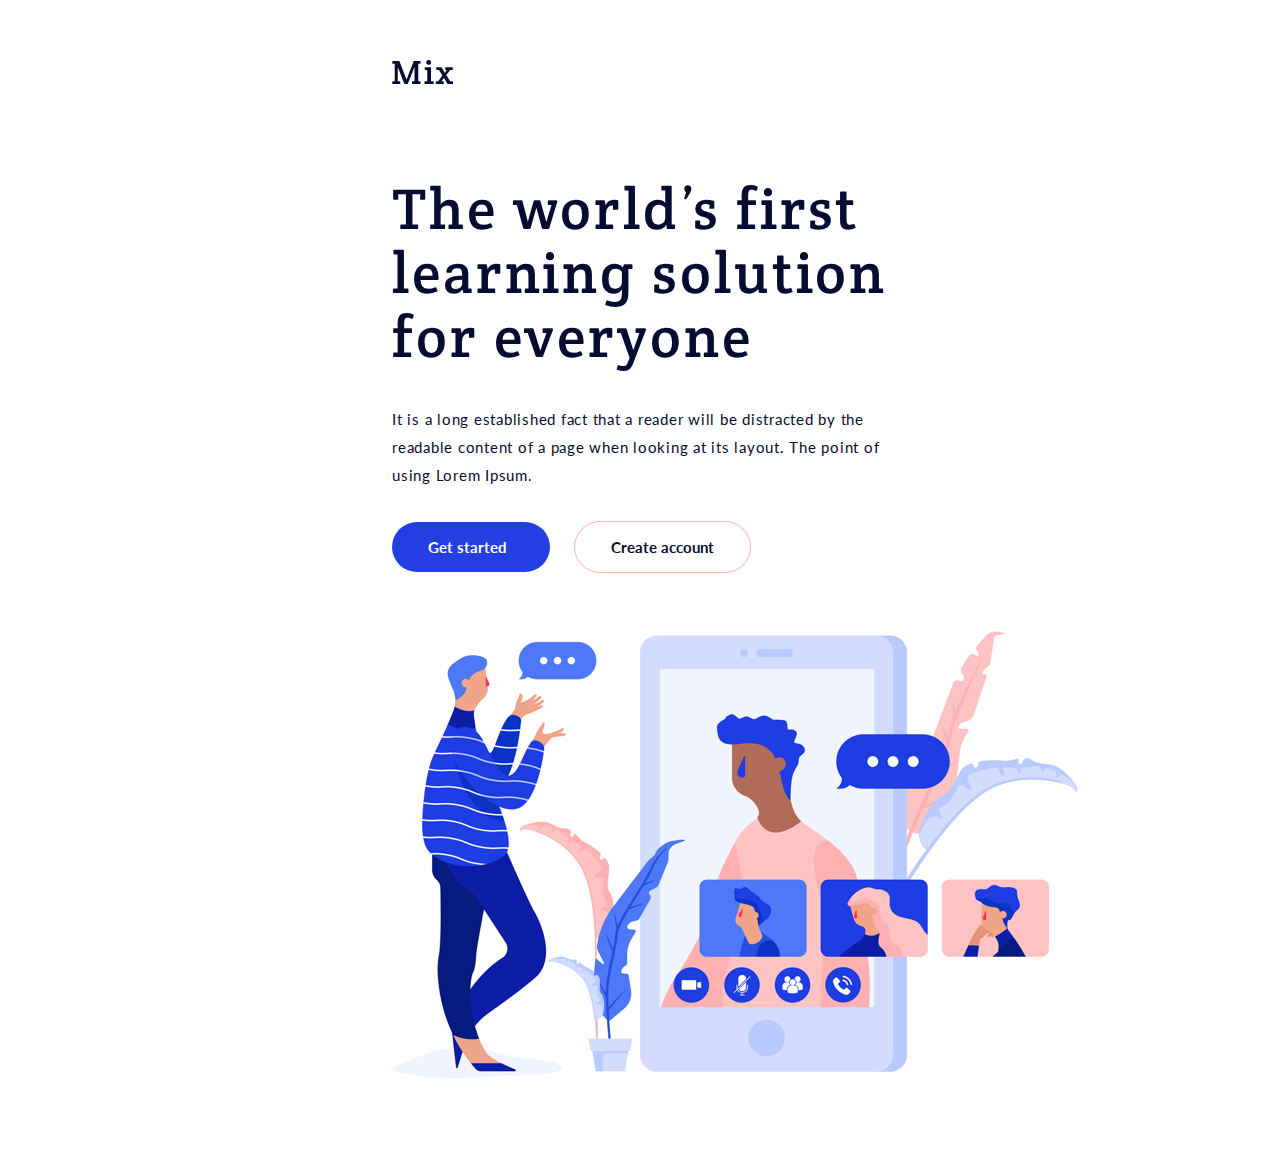
<file: Exercise1/Верстаем контент для промо-страницы/index.html>
<!DOCTYPE html>
<html>
    <head>
    <meta charset="utf-8">
    <title>Mix</title>
    <link href="css/style.css" rel="stylesheet">
    <link rel="preconnect" href="https://fonts.gstatic.com">
    <link href="https://fonts.googleapis.com/css2?family=Crete+Round&family=Lato&display=swap" rel="stylesheet">
</head>

<body>
        <div class="container">
            <img src="images/logo.png" alt="Logo" class="logo">
            <h1 class="main_text">The world’s first learning solution for everyone</h1>
            <p class="text">It is a long established fact that a reader will be distracted by the readable content of a page when looking at its layout. The point of using Lorem Ipsum.</p>
            <div class="buttons">
                <a href="#" class="get button">Get started</a>
                <a href="#" class="create button">Create account</a>
            </div>
            <img src="images/background.png" alt="Фон" class="background">
        </div>
</body></html>
</file>
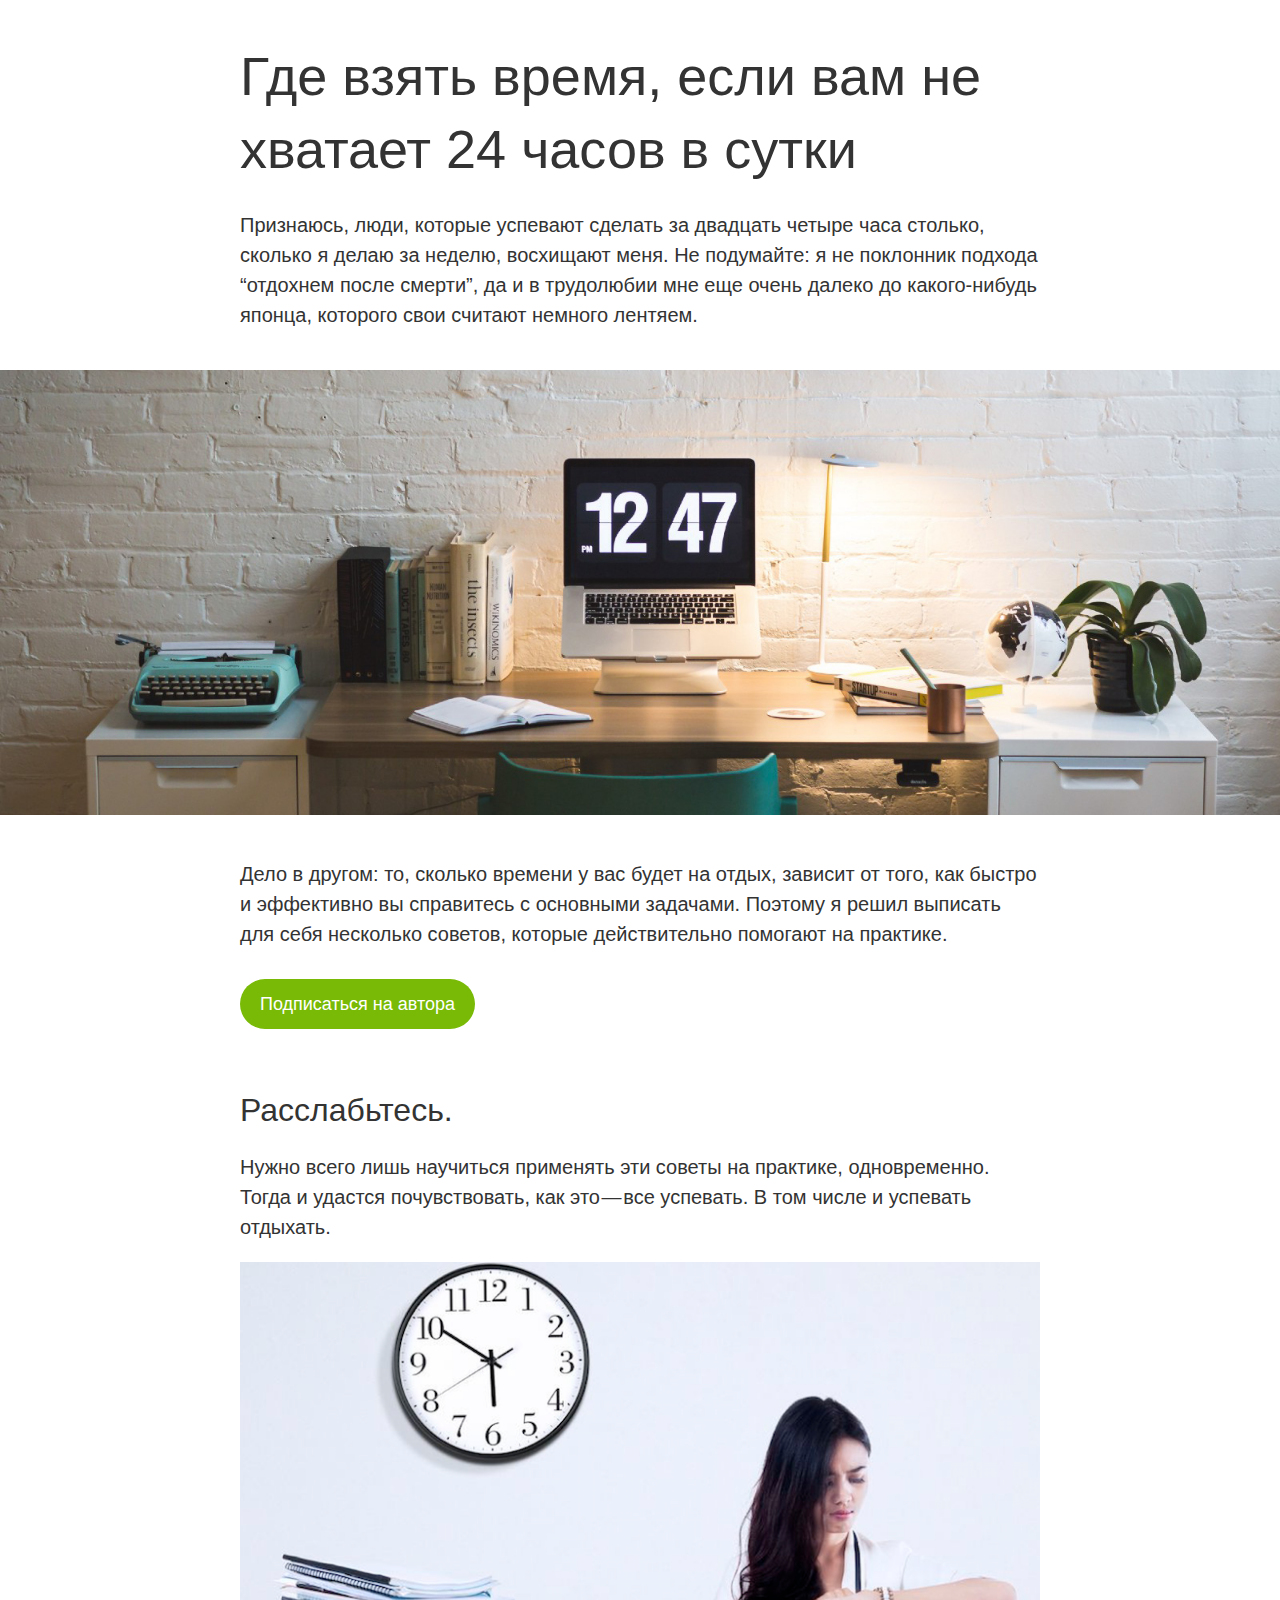
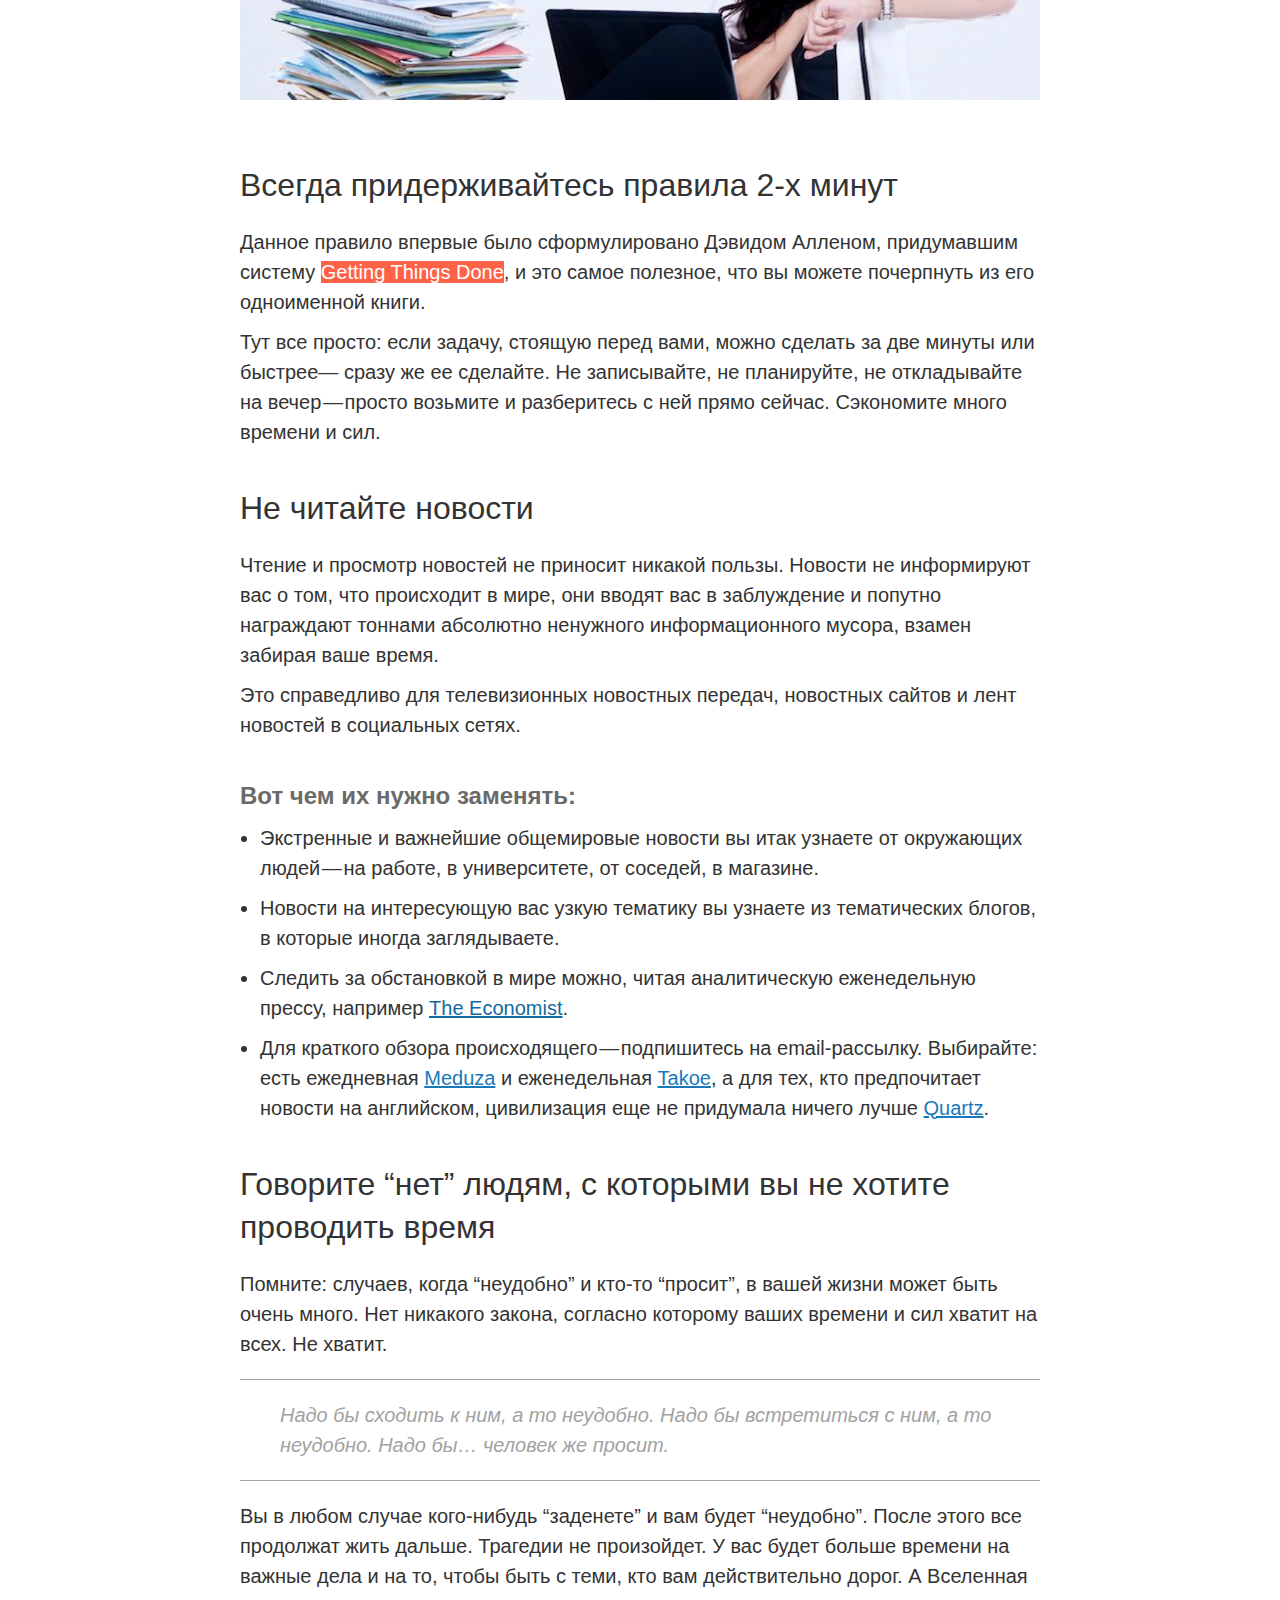
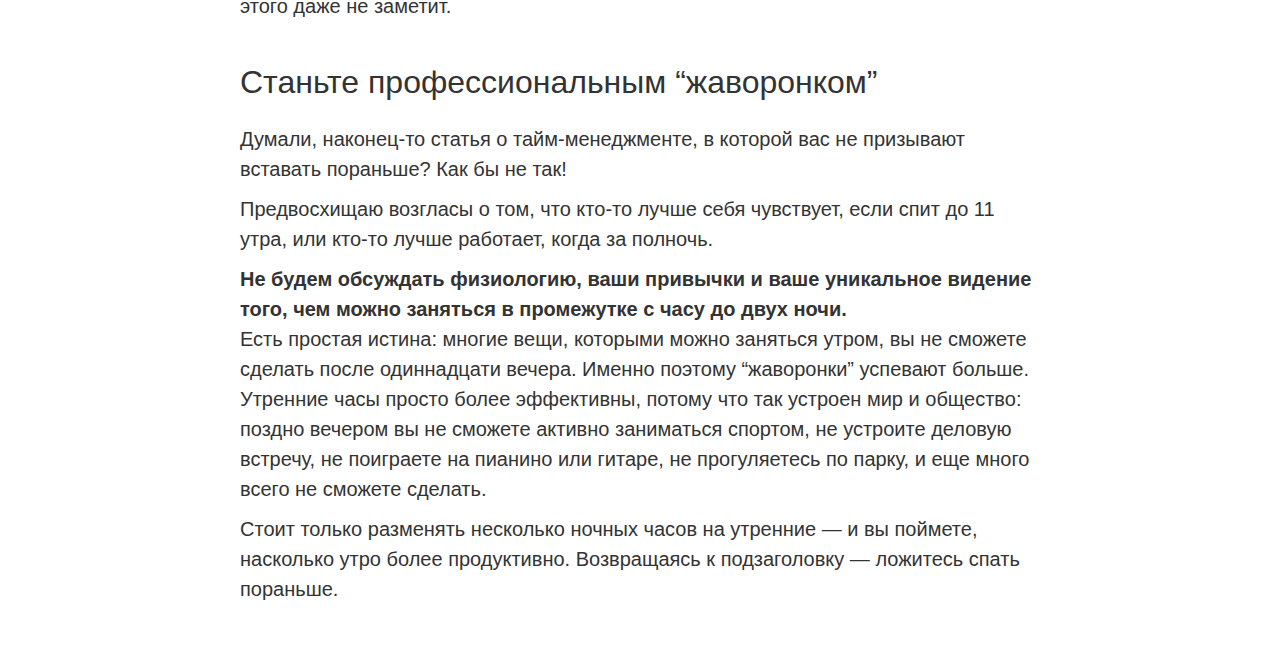
<file: Exercise1/Пишем новые стили/index.html>
<!DOCTYPE html>
<html>
    <head>
        <meta charset="utf-8">
        <title>Где взять время, если вам не хватает 24 часов в сутки</title>
        <link href="css/style.css" rel="stylesheet">
    </head>
    <body class="article_wrapper">
        <div class="text_section">
            <h1 class="main_title">Где взять время, если вам не хватает 24 часов в сутки</h1>
            <p class="text">
                Признаюсь, люди, которые успевают сделать за двадцать четыре часа столько, сколько я делаю за неделю, восхищают меня. Не подумайте: я не поклонник подхода “отдохнем после смерти”, да и в трудолюбии мне еще очень далеко до какого-нибудь японца, которого свои считают немного лентяем.
            </p>
        </div>
        <img src="images/time.jpg" alt="Работа и время" class="full_screen_photo">
        <div class="text_section">
            <p class="text">
                Дело в другом: то, сколько времени у вас будет на отдых, зависит от того, как быстро и эффективно вы справитесь с основными задачами. Поэтому я решил выписать для себя несколько советов, которые действительно помогают на практике.
            </p>
            <button class="article_button">
                Подписаться на автора
            </button>
        </div>

        <div class="text_section">
            <h2 class="paragraph_title">Расслабьтесь.</h2>
            <p class="text">
                Нужно всего лишь научиться применять эти советы на практике, одновременно. Тогда и удастся почувствовать, как это — все успевать. В том числе и успевать отдыхать.
            </p>
        </div>

        <div class="text_section">
            <img src="images/photo.png" alt="Работа и время" class="article_photo">
            <h2 class="paragraph_title">Всегда придерживайтесь правила 2-х минут</h2>
            <p class="text">
                Данное правило впервые было сформулировано Дэвидом Алленом, придумавшим систему <span class="dedicated_text">Getting Things Done</span>, и это самое полезное, что вы можете почерпнуть из его одноименной книги.
            </p>
            <p class="text">
                Тут все просто: если задачу, стоящую перед вами, можно сделать за две минуты или быстрее— сразу же ее сделайте. Не записывайте, не планируйте, не откладывайте на вечер — просто возьмите и разберитесь с ней прямо сейчас. Сэкономите много времени и сил.
            </p>
        </div>

        <div class="text_section">
            <h2 class="paragraph_title">Не читайте новости</h2>
            <p class="text">
                Чтение и просмотр новостей не приносит никакой пользы. Новости не информируют вас о том, что происходит в мире, они вводят вас в заблуждение и попутно награждают тоннами абсолютно ненужного информационного мусора, взамен забирая ваше время.
            </p>
            <p class="text">
                Это справедливо для телевизионных новостных передач, новостных сайтов и лент новостей в социальных сетях.
            </p>

            <h3 class="list_title">Вот чем их нужно заменять:</h3>
            <ul class="list">
                <li class="list_item">
                    Экстренные и важнейшие общемировые новости вы итак узнаете от окружающих людей — на работе, в университете, от соседей, в магазине.
                </li>
                <li class="list_item">
                    Новости на интересующую вас узкую тематику вы узнаете из тематических блогов, в которые иногда заглядываете.
                </li>
                <li class="list_item">
                    Следить за обстановкой в мире можно, читая аналитическую еженедельную прессу, например <a href="https://www.economist.com/" class="link">The Economist</a>.
                </li>
                <li class="list_item">
                    Для краткого обзора происходящего — подпишитесь на email-рассылку. Выбирайте: есть ежедневная <a href="https://meduza.io/">Meduza</a> и еженедельная <a href="http://takoe.co/">Takoe</a>, а для тех, кто предпочитает новости на английском, цивилизация еще не придумала ничего лучше <a href="https://qz.com/emails/daily-brief/">Quartz</a>.
                </li>
            </ul>
        </div>

        <div class="text_section">
            <h2 class="paragraph_title">Говорите “нет” людям, с которыми вы не хотите проводить время</h2>
            <p class="text">
                Помните: случаев, когда “неудобно” и кто-то “просит”, в вашей жизни может быть очень много. Нет никакого закона, согласно которому ваших времени и сил хватит на всех. Не хватит.
            </p>
            <blockquote class="quote">
                Надо бы сходить к ним, а то неудобно. Надо бы встретиться с ним, а то неудобно. Надо бы… человек же просит.
            </blockquote>
            <p class="text">
                Вы в любом случае кого-нибудь “заденете” и вам будет “неудобно”. После этого все продолжат жить дальше. Трагедии не произойдет. У вас будет больше времени на важные дела и на то, чтобы быть с теми, кто вам действительно дорог. А Вселенная этого даже не заметит.
            </p>
        </div>
	<div class="text_section">
            <h2 class="paragraph_title">Станьте профессиональным “жаворонком”</h2>
            <p class="text">Думали, наконец-то статья о тайм-менеджменте, в которой вас не призывают вставать пораньше? Как бы не так!</p>
            <p class="text">Предвосхищаю возгласы о том, что кто-то лучше себя чувствует, если спит до 11 утра, или кто-то лучше работает, когда за полночь.</p>
            <p class="text_bold">Не будем обсуждать физиологию, ваши привычки и ваше уникальное видение того, чем можно заняться в промежутке с часу до двух ночи.</p>
            <p class="text">Есть простая истина: многие вещи, которыми можно заняться утром, вы не сможете сделать после одиннадцати вечера. Именно поэтому “жаворонки” успевают больше. Утренние часы просто более эффективны, потому что так устроен мир и общество: поздно вечером вы не сможете активно заниматься спортом, не устроите деловую встречу, не поиграете на пианино или гитаре, не прогуляетесь по парку, и еще много всего не сможете сделать.</p>
            <p class="text">Стоит только разменять несколько ночных часов на утренние — и вы поймете, насколько утро более продуктивно. Возвращаясь к подзаголовку — ложитесь спать пораньше.</p>
        </div>
    </body>
</html>
</file>
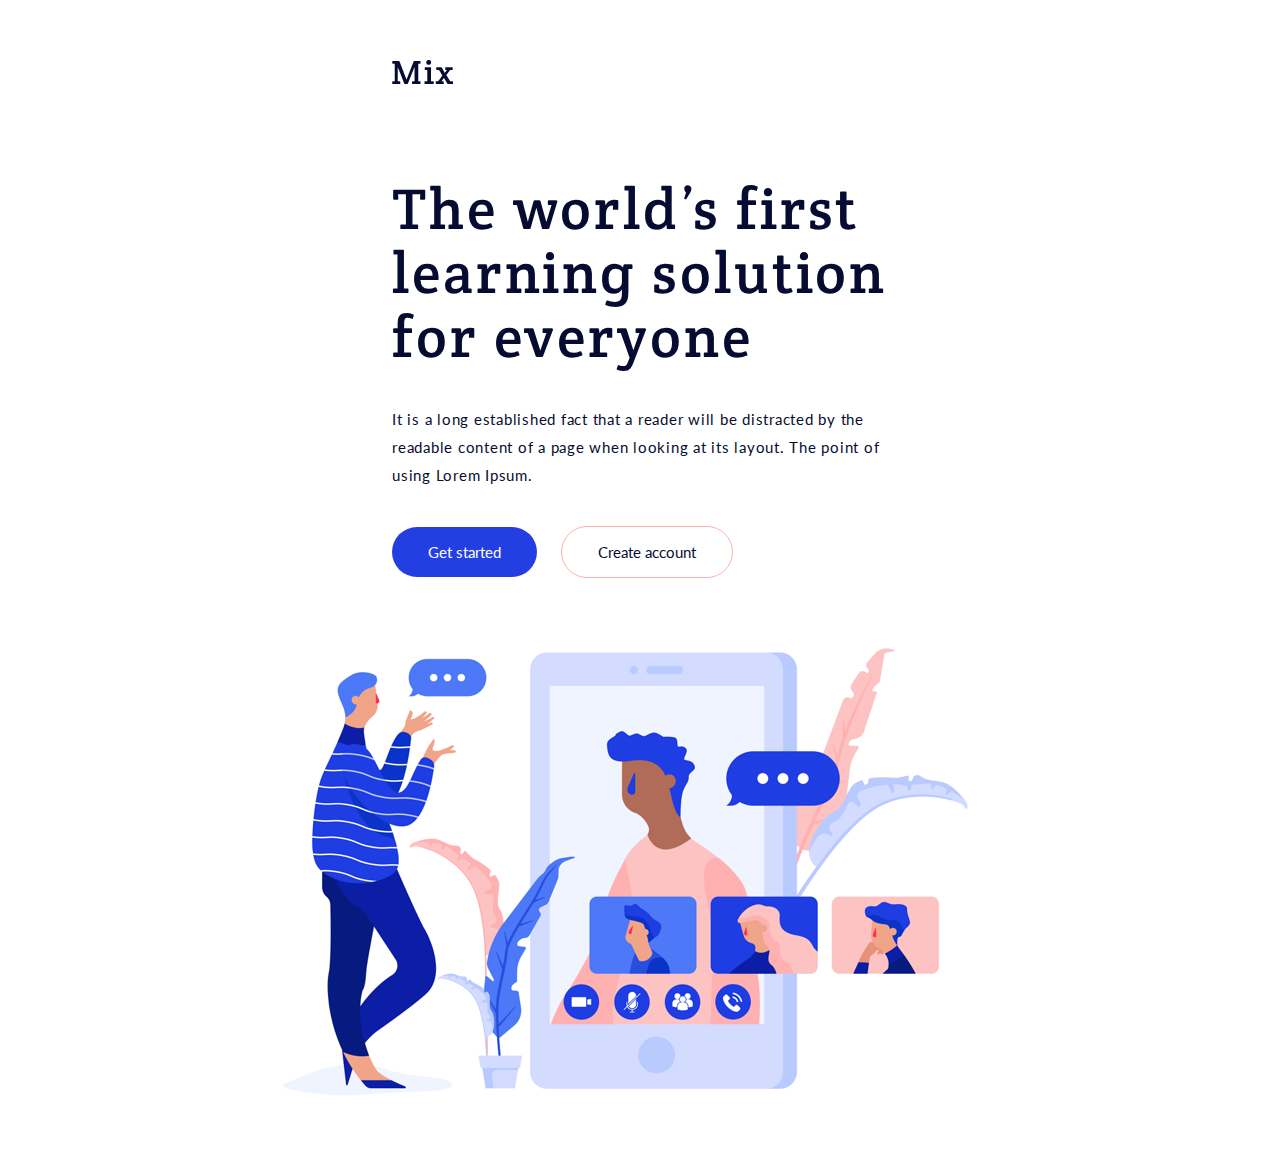
<file: Задание 1 Верстаем контент промо-страницы/Верстаем контент для промо-страницы/index.html>
<!DOCTYPE html>
<html>
    <head>
    <meta charset="utf-8">
    <title>Mix</title>
    <link href="css/style.css" rel="stylesheet">
    <link rel="preconnect" href="https://fonts.gstatic.com">
    <link href="https://fonts.googleapis.com/css2?family=Lato&display=swap" rel="stylesheet">
    <link href="https://fonts.googleapis.com/css2?family=Crete+Round&display=swap" rel="stylesheet">
</head>

<body>
    <div>
        <div class="container">
            <img src="images/logo.png" alt="Logo" class="logo">
            <h1 class="main_text">The world’s first learning solution for everyone</h1>
            <p class="text">It is a long established fact that a reader will be distracted by the readable content of a page when looking at its layout. The point of using Lorem Ipsum.</p>
            <div class="buttons">
                <a href="#" class="get_button">Get started</a>
                <a href="#" class="create_button">Create account</a>
            </div>
        </div>
        <img src="images/background.png" alt="Фон" class="background">
    </div>
</body></html>
</file>
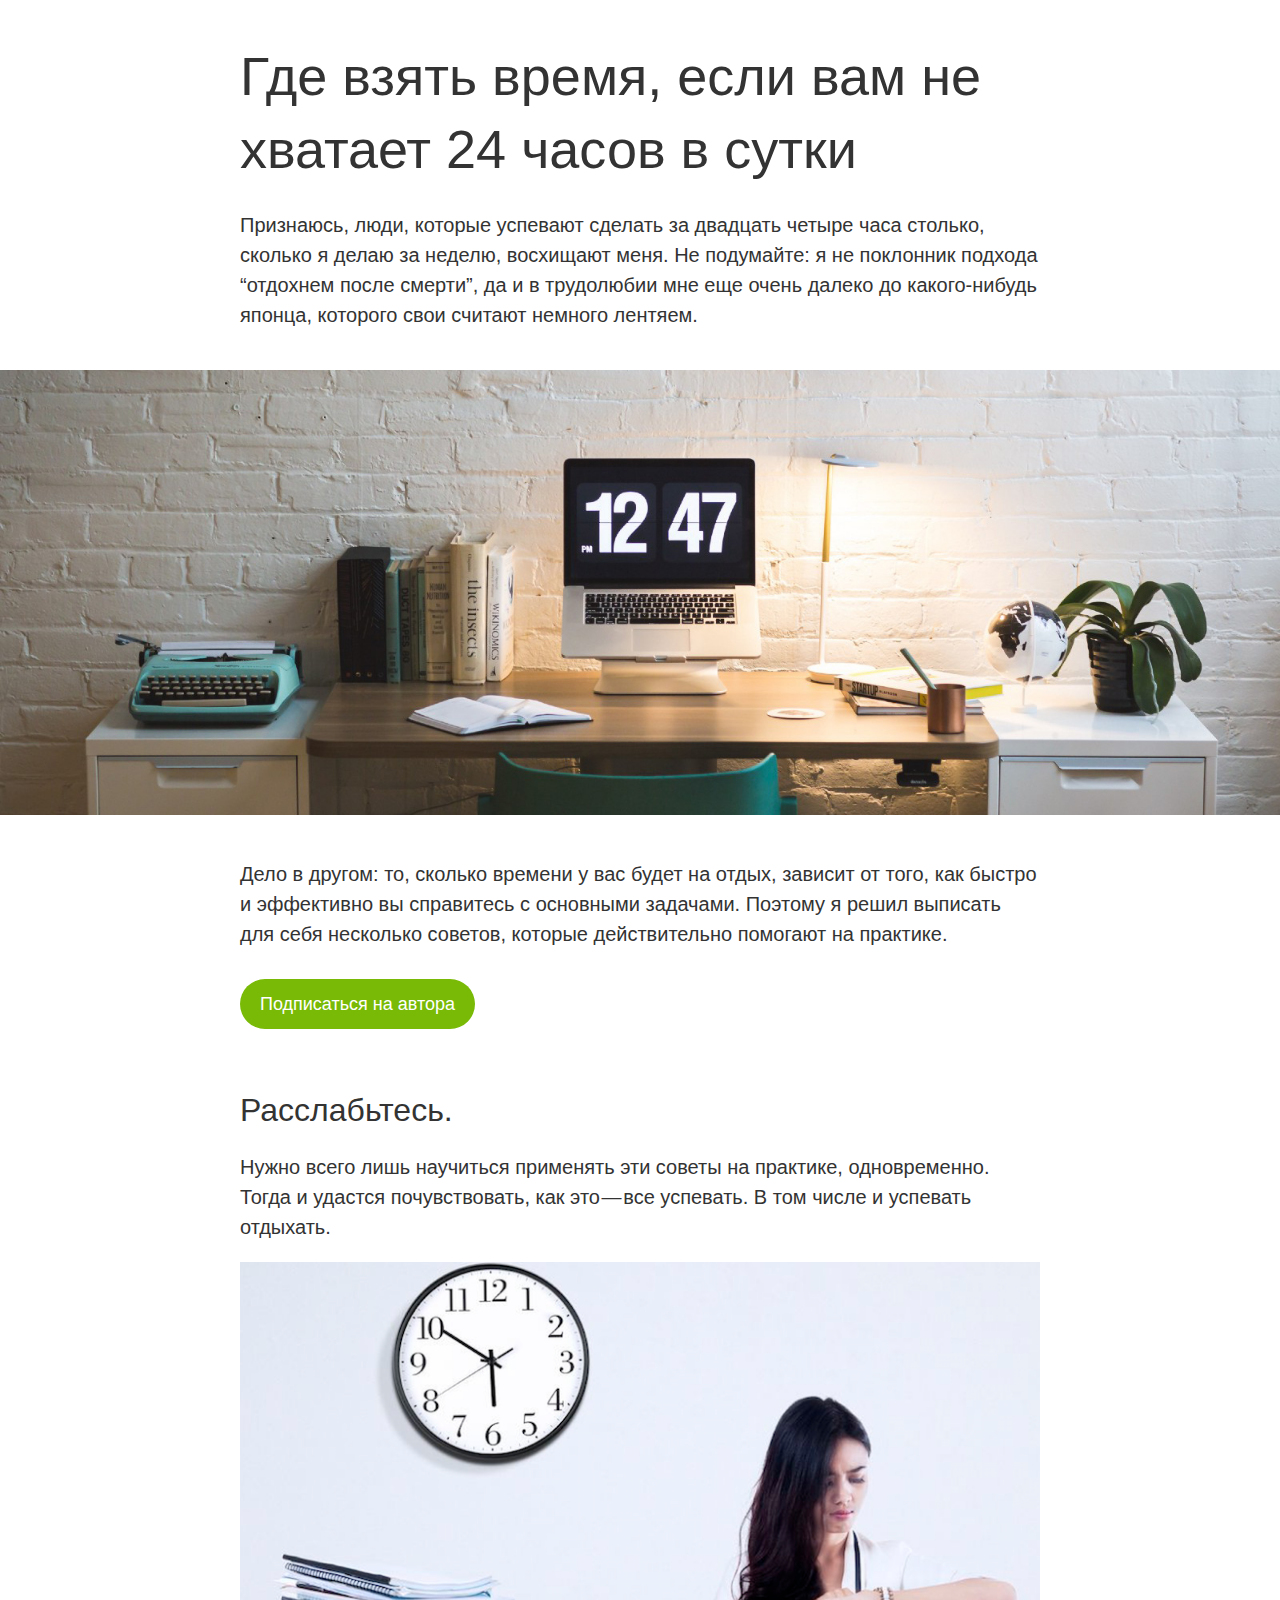
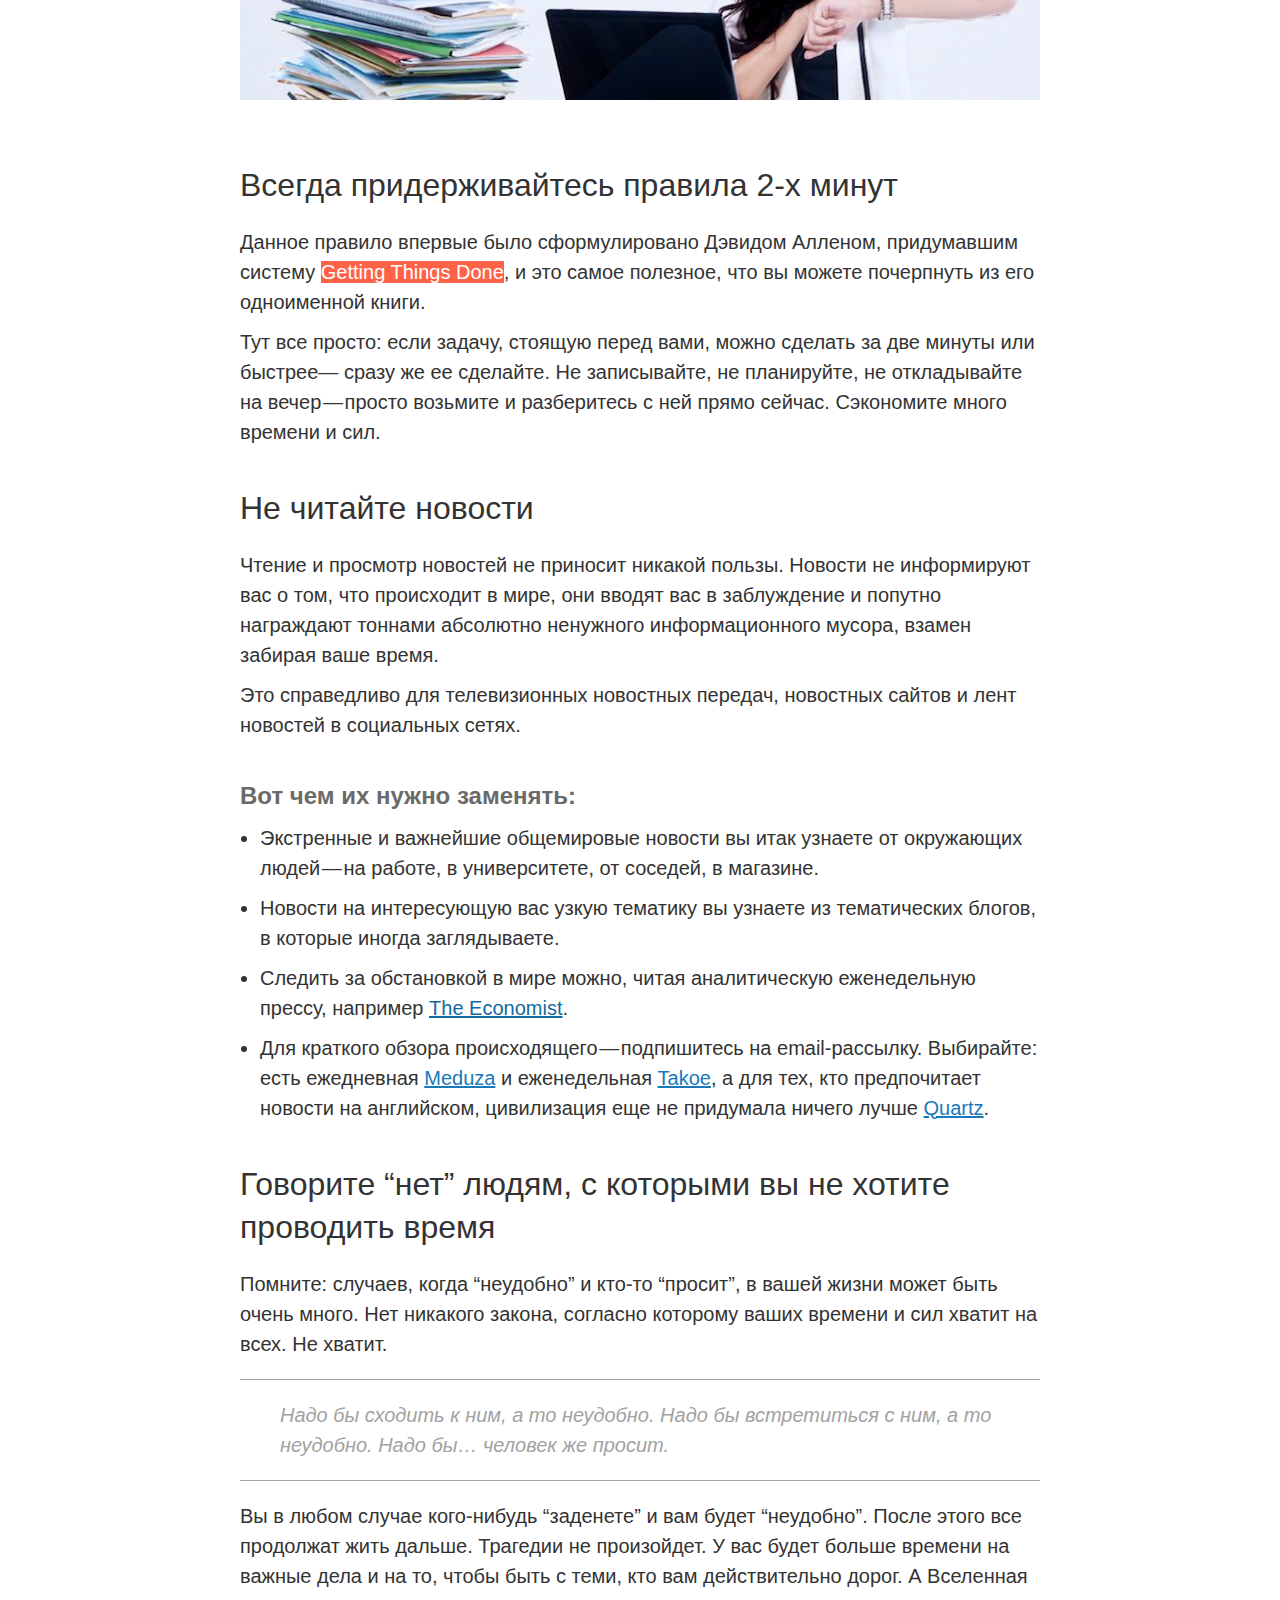
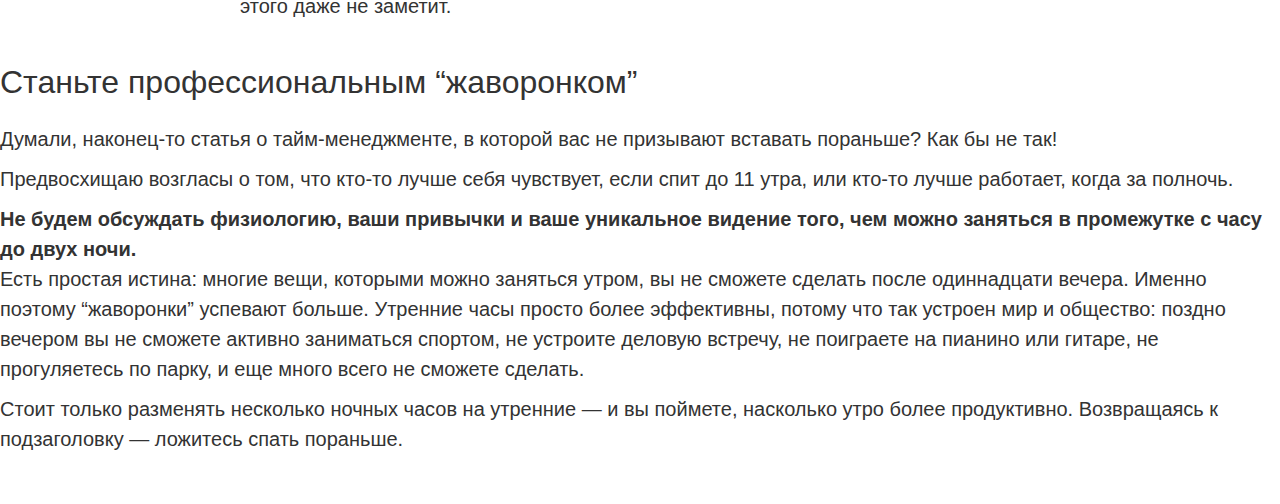
<file: Задание 1 Верстаем контент промо-страницы/Пишем новые стили/index.html>
<!DOCTYPE html>
<html>
    <head>
        <meta charset="utf-8">
        <title>Где взять время, если вам не хватает 24 часов в сутки</title>
        <link href="css/style.css" rel="stylesheet">
    </head>
    <body class="article_wrapper">
        <div class="text_section">
            <h1 class="main_title">Где взять время, если вам не хватает 24 часов в сутки</h1>
            <p class="text">
                Признаюсь, люди, которые успевают сделать за двадцать четыре часа столько, сколько я делаю за неделю, восхищают меня. Не подумайте: я не поклонник подхода “отдохнем после смерти”, да и в трудолюбии мне еще очень далеко до какого-нибудь японца, которого свои считают немного лентяем.
            </p>
        </div>
        <img src="images/time.jpg" alt="Работа и время" class="full_screen_photo">
        <div class="text_section">
            <p class="text">
                Дело в другом: то, сколько времени у вас будет на отдых, зависит от того, как быстро и эффективно вы справитесь с основными задачами. Поэтому я решил выписать для себя несколько советов, которые действительно помогают на практике.
            </p>
            <button class="article_button">
                Подписаться на автора
            </button>
        </div>

        <div class="text_section">
            <h2 class="paragraph_title">Расслабьтесь.</h2>
            <p class="text">
                Нужно всего лишь научиться применять эти советы на практике, одновременно. Тогда и удастся почувствовать, как это — все успевать. В том числе и успевать отдыхать.
            </p>
        </div>

        <div class="text_section">
            <img src="images/photo.png" alt="Работа и время" class="article_photo">
            <h2 class="paragraph_title">Всегда придерживайтесь правила 2-х минут</h2>
            <p class="text">
                Данное правило впервые было сформулировано Дэвидом Алленом, придумавшим систему <span class="dedicated_text">Getting Things Done</span>, и это самое полезное, что вы можете почерпнуть из его одноименной книги.
            </p>
            <p class="text">
                Тут все просто: если задачу, стоящую перед вами, можно сделать за две минуты или быстрее— сразу же ее сделайте. Не записывайте, не планируйте, не откладывайте на вечер — просто возьмите и разберитесь с ней прямо сейчас. Сэкономите много времени и сил.
            </p>
        </div>

        <div class="text_section">
            <h2 class="paragraph_title">Не читайте новости</h2>
            <p class="text">
                Чтение и просмотр новостей не приносит никакой пользы. Новости не информируют вас о том, что происходит в мире, они вводят вас в заблуждение и попутно награждают тоннами абсолютно ненужного информационного мусора, взамен забирая ваше время.
            </p>
            <p class="text">
                Это справедливо для телевизионных новостных передач, новостных сайтов и лент новостей в социальных сетях.
            </p>

            <h3 class="list_title">Вот чем их нужно заменять:</h3>
            <ul class="list">
                <li class="list_item">
                    Экстренные и важнейшие общемировые новости вы итак узнаете от окружающих людей — на работе, в университете, от соседей, в магазине.
                </li>
                <li class="list_item">
                    Новости на интересующую вас узкую тематику вы узнаете из тематических блогов, в которые иногда заглядываете.
                </li>
                <li class="list_item">
                    Следить за обстановкой в мире можно, читая аналитическую еженедельную прессу, например <a href="https://www.economist.com/" class="link">The Economist</a>.
                </li>
                <li class="list_item">
                    Для краткого обзора происходящего — подпишитесь на email-рассылку. Выбирайте: есть ежедневная <a href="https://meduza.io/">Meduza</a> и еженедельная <a href="http://takoe.co/">Takoe</a>, а для тех, кто предпочитает новости на английском, цивилизация еще не придумала ничего лучше <a href="https://qz.com/emails/daily-brief/">Quartz</a>.
                </li>
            </ul>
        </div>

        <div class="text_section">
            <h2 class="paragraph_title">Говорите “нет” людям, с которыми вы не хотите проводить время</h2>
            <p class="text">
                Помните: случаев, когда “неудобно” и кто-то “просит”, в вашей жизни может быть очень много. Нет никакого закона, согласно которому ваших времени и сил хватит на всех. Не хватит.
            </p>
            <blockquote class="quote">
                Надо бы сходить к ним, а то неудобно. Надо бы встретиться с ним, а то неудобно. Надо бы… человек же просит.
            </blockquote>
            <p class="text">
                Вы в любом случае кого-нибудь “заденете” и вам будет “неудобно”. После этого все продолжат жить дальше. Трагедии не произойдет. У вас будет больше времени на важные дела и на то, чтобы быть с теми, кто вам действительно дорог. А Вселенная этого даже не заметит.
            </p>
        </div>
            <h2 class="paragraph_title">Станьте профессиональным “жаворонком”</h2>
            <p class="text">Думали, наконец-то статья о тайм-менеджменте, в которой вас не призывают вставать пораньше? Как бы не так!</p>
            <p class="text">Предвосхищаю возгласы о том, что кто-то лучше себя чувствует, если спит до 11 утра, или кто-то лучше работает, когда за полночь.</p>
            <p class="text_bold">Не будем обсуждать физиологию, ваши привычки и ваше уникальное видение того, чем можно заняться в промежутке с часу до двух ночи.</p>
            <p class="text">Есть простая истина: многие вещи, которыми можно заняться утром, вы не сможете сделать после одиннадцати вечера. Именно поэтому “жаворонки” успевают больше. Утренние часы просто более эффективны, потому что так устроен мир и общество: поздно вечером вы не сможете активно заниматься спортом, не устроите деловую встречу, не поиграете на пианино или гитаре, не прогуляетесь по парку, и еще много всего не сможете сделать.</p>
            <p class="text">Стоит только разменять несколько ночных часов на утренние — и вы поймете, насколько утро более продуктивно. Возвращаясь к подзаголовку — ложитесь спать пораньше.</p>
        <div>

        </div>
    </body>
</html>
</file>
<file: Exercise1/Верстаем контент для промо-страницы/css/style.css>
* {
    margin: 0;
    padding: 0;
}

.container{
    width: 496px;
    margin: 0 auto;
}

.logo{
    margin: 60px auto 90px auto;
}

.main_text {
    font: 58px/1.1 "Crete Round", serif;
    letter-spacing: 2.9px;
    color: #060c31;
    margin-bottom: 36px;
}

.text {
    font: 15px/1.87 "Lato", serif;
    letter-spacing: 0.75px;
    color: #060c31;
    margin-bottom: 48px;
}

.button{
    border-radius: 50px;
    padding: 16px 36px;
    font: 700 15px "Lato", serif;
    text-decoration: none;
}

.get {
    background: #233fe2;
    color: #fff;
    padding-right: 43px;
}

.create {
    border: 1px solid #ffb0b1;
    color: #060C31;
    margin-left: 20px;
}

.background {
    margin-top: 20px;
}
</file>
<file: Exercise1/Пишем новые стили/css/style.css>
*
{
    padding: 0;
    margin: 0;
}

a,
.link
{
    color: #1779ba;
}

.article_wrapper
{
    padding: 40px 0;
}

.text_section
{
    margin: 0 auto 20px;
    max-width: 800px;
}

.text,
.list,
.quote
{
    font-family: 'Georgia', sans-serif;
    color: #333;
    line-height: 1.5;
    font-size: 20px;
}

.text_bold{
    font: 600 20px/1.5 "Arial", sans-serif;
    color: #333;
}

.dedicated_text{
    color: #fff;
    background: #ff6347;
}

.main_title,
.paragraph_title,
.list_title,
.article_button
{
    font-family: 'Arial', sans-serif;
    color: #333;
    line-height: 1.35;
}

.article_button:hover,
.article_button:focus
{
    background-color: #5a8b05;
}
.main_title
{
    font-size: 54px;
    margin: 0 0 24px;
    font-weight: normal;
}

.paragraph_title
{
    font-size: 32px;
    margin: 40px 0 20px;
    font-weight: normal;
}

.list_title
{
    font-size: 24px;
    color: #6a6a6a;
    margin: 40px 0 10px;
    font-weight: bold;
}

.text
{
    margin: 0 0 10px;
}

.list
{
    padding-left: 20px;
}

.list_item
{
    margin-bottom: 10px;
}

.quote
{
    margin: 20px 0;
    padding: 20px 40px;
    font-style: italic;
    border-top: 1px solid #a2a2a2;
    border-bottom: 1px solid #a2a2a2;
    color: #a2a2a2;
}

.article_photo
{
    margin-bottom: 20px;
    max-width: 100%;
}

.link,
a:focus,
a:hover
{
    color: #1468a0;
}

.full_screen_photo
{
    margin: 20px 0 40px;
    width: 100%;
}

.article_button
{
    display: inline-block;
    padding: 5px 20px;
    border-radius: 30px;
    line-height: 40px;
    color: #fff;
    background-color: #78ba05;
    box-shadow: none;
    border: none;
    font-size: 18px;
    margin: 20px 0;
    cursor: pointer;
    outline: none;
}
</file>
<file: Задание 1 Верстаем контент промо-страницы/Верстаем контент для промо-страницы/css/style.css>
* {
    margin: 0;
    padding: 0;
}

.container{
    width: 496px;
    margin: 60px auto 28px auto;
}

.logo{
    margin-bottom: 90px;
}

.main_text {
    font: 58px/1.1 "Crete Round", serif;
    letter-spacing: 2.9px;
    color: #060c31;
    margin-bottom: 36px;
}

.text {
    font: 15px/1.87 "Lato", serif;
    letter-spacing: 0.75px;
    color: #060c31;
    margin-bottom: 48px;
}

.get_button {
    align-items: center;
    background: #233fe2;
    border-radius: 50px;
    color: #fff;
    padding: 16px 36px;
    font: 15px/1.87 "Lato", serif;
    text-decoration: none;
}

.create_button {
    text-decoration: none;
    align-items: center;
    border: 1px solid #ffb0b1;
    border-radius: 50px;
    padding: 16px 36px;
    color: #060C31;
    font: 15px/1.87 "Lato", serif;
    margin-left: 20px;
}

.background {
    display: block;
    margin: 0 auto;
}
</file>
<file: Задание 1 Верстаем контент промо-страницы/Пишем новые стили/css/style.css>
*
{
    padding: 0;
    margin: 0;
}

a,
.link
{
    color: #1779ba;
}

.article_wrapper
{
    padding: 40px 0;
}

.text_section
{
    margin: 0 auto 20px;
    max-width: 800px;
}

.text,
.list,
.quote
{
    font-family: 'Georgia', sans-serif;
    color: #333;
    line-height: 1.5;
    font-size: 20px;
}

.text_bold{
    font: 600 20px/1.5 "Arial", sans-serif;
    color: #333;
}

.dedicated_text{
    color: #fff;
    background: #ff6347;
}

.main_title,
.paragraph_title,
.list_title,
.article_button
{
    font-family: 'Arial', sans-serif;
    color: #333;
    line-height: 1.35;
}

.article_button:hover,
.article_button:focus
{
    background-color: #5a8b05;
}
.main_title
{
    font-size: 54px;
    margin: 0 0 24px;
    font-weight: normal;
}

.paragraph_title
{
    font-size: 32px;
    margin: 40px 0 20px;
    font-weight: normal;
}

.list_title
{
    font-size: 24px;
    color: #6a6a6a;
    margin: 40px 0 10px;
    font-weight: bold;
}

.text
{
    margin: 0 0 10px;
}

.list
{
    padding-left: 20px;
}

.list_item
{
    margin-bottom: 10px;
}

.quote
{
    margin: 20px 0;
    padding: 20px 40px;
    font-style: italic;
    border-top: 1px solid #a2a2a2;
    border-bottom: 1px solid #a2a2a2;
    color: #a2a2a2;
}

.article_photo
{
    margin-bottom: 20px;
    max-width: 100%;
}

.link,
a:focus,
a:hover
{
    color: #1468a0;
}

.full_screen_photo
{
    margin: 20px 0 40px;
    width: 100%;
}

.article_button
{
    display: inline-block;
    padding: 5px 20px;
    border-radius: 30px;
    line-height: 40px;
    color: #fff;
    background-color: #78ba05;
    box-shadow: none;
    border: none;
    font-size: 18px;
    margin: 20px 0;
    cursor: pointer;
    outline: none;
}
</file>
